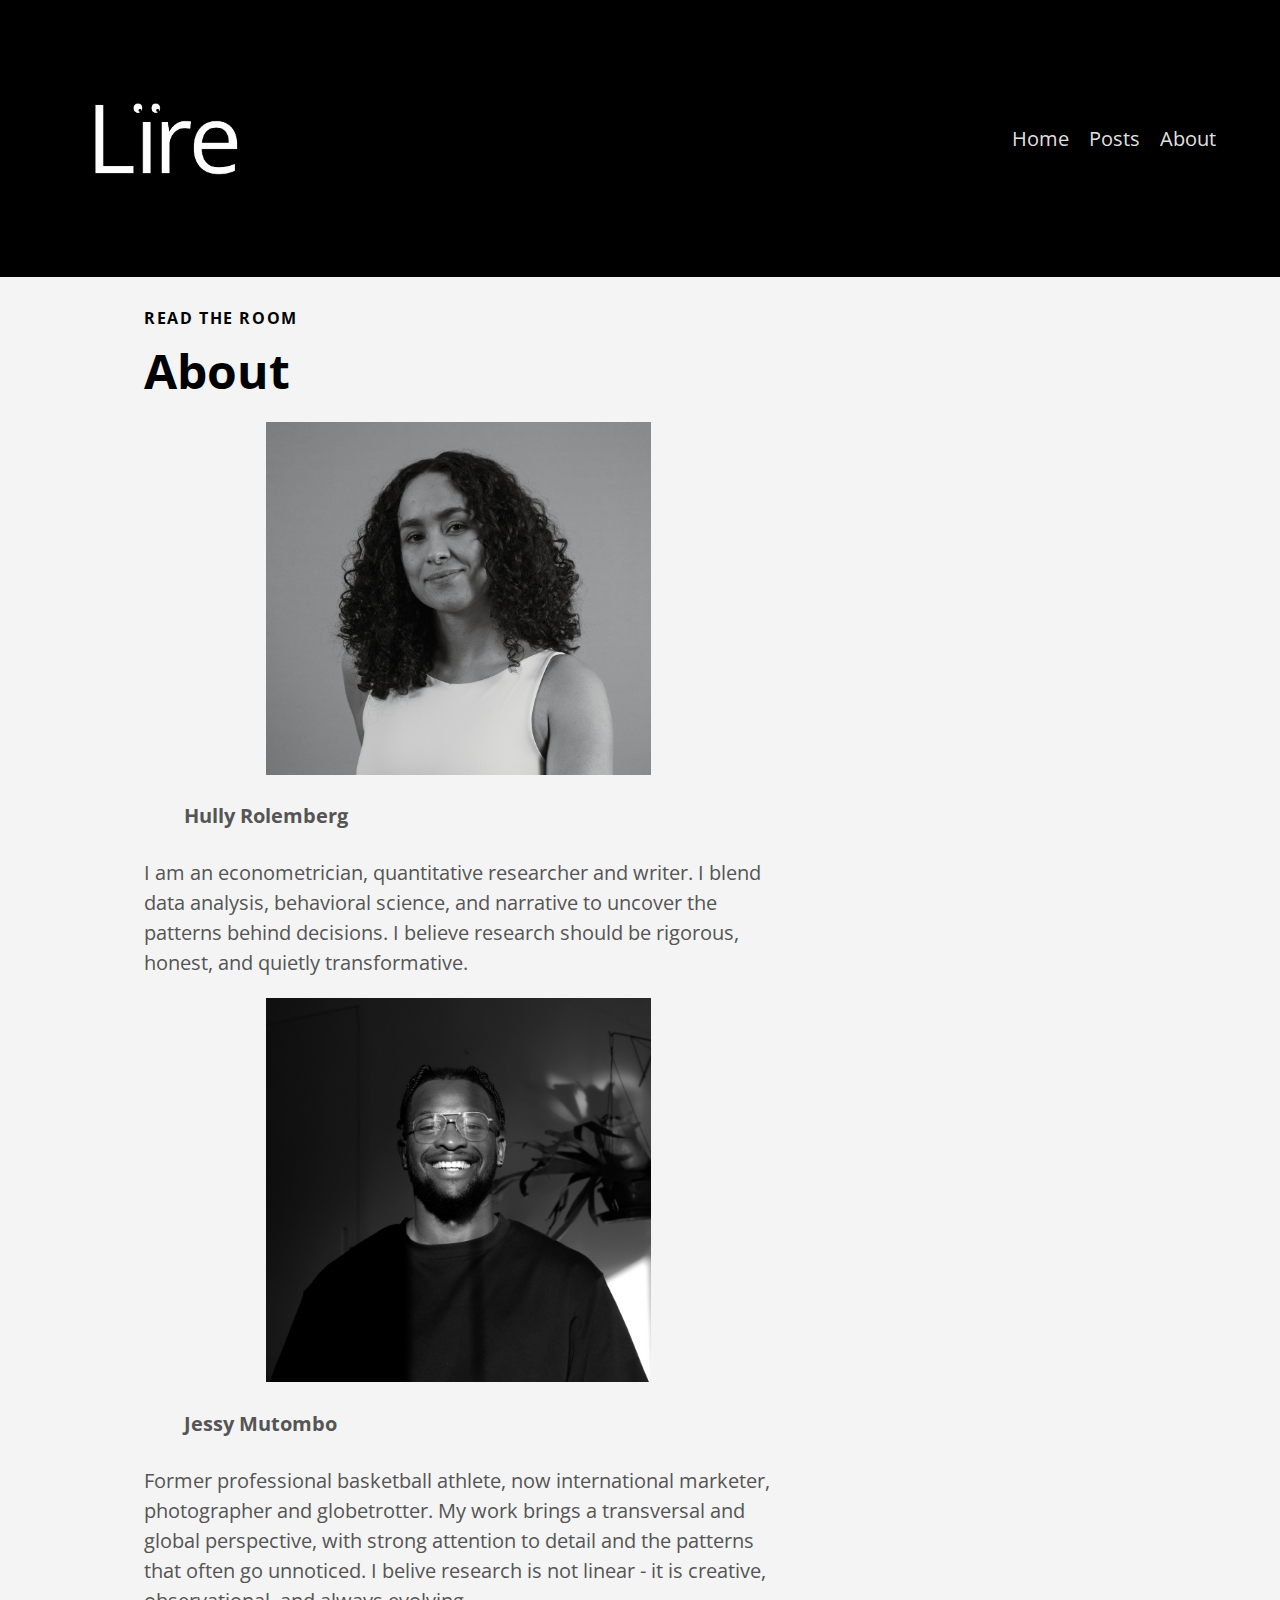
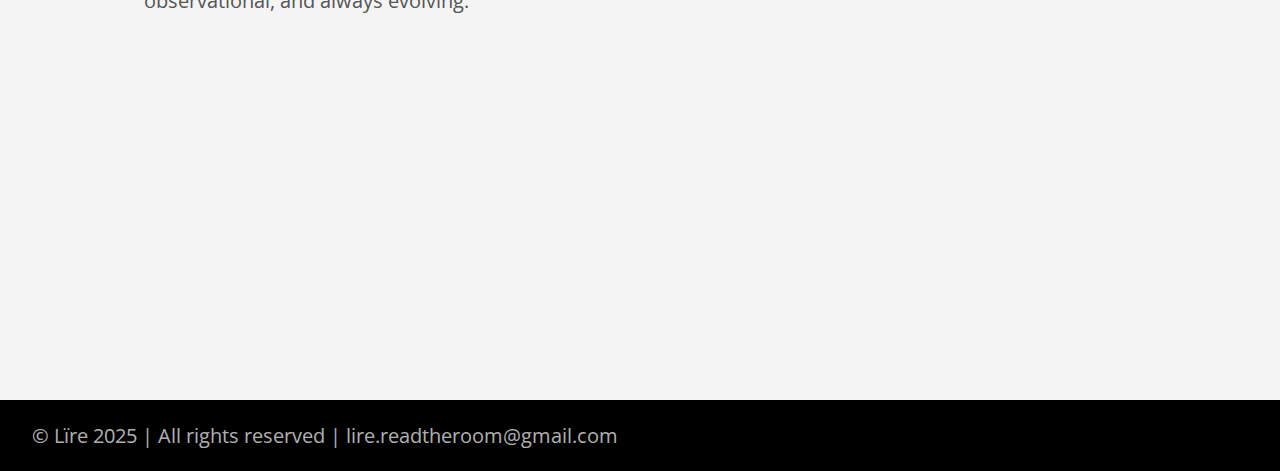
<file: about/index.html>
<!DOCTYPE html>
<html lang="en-us">
  <head>
    <meta charset="utf-8">
    <meta http-equiv="X-UA-Compatible" content="IE=edge,chrome=1">
    
    <title>About | Lïre</title>
    <meta name="viewport" content="width=device-width,minimum-scale=1">
    <meta name="description" content="
      Hully Rolemberg
    


I am an econometrician, quantitative researcher and writer. I blend data analysis, behavioral science, and narrative to uncover the patterns behind decisions. I believe research should be rigorous, honest, and quietly transformative.

      Jessy Mutombo
    


Former professional basketball athlete, now international marketer, photographer and globetrotter. My work brings a transversal and global perspective, with strong attention to detail and the patterns that often go unnoticed. I belive research is not linear - it is creative, observational, and always evolving.">
    <meta name="generator" content="Hugo 0.147.8">
    
    
    
      <meta name="robots" content="index, follow">
    
    

    
<link rel="stylesheet" href="/ananke/css/main.min.8d048772ae72ab11245a0e296d1f2a36d3e3dd376c6c867394d6cc659c68fc37.css" >




    


    
      

    

    

    
      <link rel="canonical" href="https://lire-readtheroom.github.io/about/">
    

    <meta property="og:url" content="https://lire-readtheroom.github.io/about/">
  <meta property="og:site_name" content="Lïre">
  <meta property="og:title" content="About">
  <meta property="og:description" content="Hully Rolemberg I am an econometrician, quantitative researcher and writer. I blend data analysis, behavioral science, and narrative to uncover the patterns behind decisions. I believe research should be rigorous, honest, and quietly transformative.
Jessy Mutombo Former professional basketball athlete, now international marketer, photographer and globetrotter. My work brings a transversal and global perspective, with strong attention to detail and the patterns that often go unnoticed. I belive research is not linear - it is creative, observational, and always evolving.">
  <meta property="og:locale" content="en_us">
  <meta property="og:type" content="article">

  <meta itemprop="name" content="About">
  <meta itemprop="description" content="Hully Rolemberg I am an econometrician, quantitative researcher and writer. I blend data analysis, behavioral science, and narrative to uncover the patterns behind decisions. I believe research should be rigorous, honest, and quietly transformative.
Jessy Mutombo Former professional basketball athlete, now international marketer, photographer and globetrotter. My work brings a transversal and global perspective, with strong attention to detail and the patterns that often go unnoticed. I belive research is not linear - it is creative, observational, and always evolving.">
  <meta itemprop="wordCount" content="80">
  <meta name="twitter:card" content="summary">
  <meta name="twitter:title" content="About">
  <meta name="twitter:description" content="Hully Rolemberg I am an econometrician, quantitative researcher and writer. I blend data analysis, behavioral science, and narrative to uncover the patterns behind decisions. I believe research should be rigorous, honest, and quietly transformative.
Jessy Mutombo Former professional basketball athlete, now international marketer, photographer and globetrotter. My work brings a transversal and global perspective, with strong attention to detail and the patterns that often go unnoticed. I belive research is not linear - it is creative, observational, and always evolving.">

      
    
	<link rel="stylesheet" href="/css/custom.css">
<link rel="icon" type="image/x-icon" href="/favicon.ico">
<link rel="icon" type="image/png" sizes="32x32" href="/favicon-32x32.png">
<link rel="icon" type="image/png" sizes="16x16" href="/favicon-16x16.png">
<link rel="apple-touch-icon" sizes="180x180" href="/apple-touch-icon.png"> 
  </head><body class="ma0 avenir bg-near-white production">

    
   
  

  <header>
    <div class="bg-black">
      <nav class="pv2 ph3 ph4-ns" role="navigation">
  <div class="flex-l center items-center justify-between">
    <a href="/" class="f3 fw2 hover-white white-90 dib no-underline">
      
        <img src="/images/wlogo.png" class="w100 mw5-ns" alt="Lïre" />
      
    </a>
    <div class="flex-l items-center">
      

      
        <ul class="pl0 mr3">
          
          <li class="list f5 f4-ns fw4 dib pr3">
            <a class="hover-white white-90 no-underline" href="/" title="Home page">
              Home
            </a>
          </li>
          
          <li class="list f5 f4-ns fw4 dib pr3">
            <a class="hover-white white-90 no-underline" href="/posts/" title="Posts page">
              Posts
            </a>
          </li>
          
          <li class="list f5 f4-ns fw4 dib pr3">
            <a class="hover-white white-90 no-underline" href="/about/" title="About page">
              About
            </a>
          </li>
          
        </ul>
      
      <div class="ananke-socials"></div>

    </div>
  </div>
</nav>

<style>
  .logo-wrapper {
    position: relative;
    display: inline-block;
  }
  
  .protected-logo {
    user-select: none;
    -webkit-user-select: none;
    -moz-user-select: none;
    -ms-user-select: none;
    pointer-events: none;
    -webkit-user-drag: none;
    -khtml-user-drag: none;
    -moz-user-drag: none;
    -o-user-drag: none;
    user-drag: none;
  }
  
  .logo-copyright-overlay {
    position: absolute;
    bottom: 2px;
    right: 2px;
    background: rgba(0, 0, 0, 0.8);
    color: white;
    padding: 1px 4px;
    border-radius: 2px;
    font-size: 8px;
    font-weight: bold;
    pointer-events: none;
    user-select: none;
    -webkit-user-select: none;
    -moz-user-select: none;
    -ms-user-select: none;
  }
  
  .copyright-text {
    font-family: 'Arial', sans-serif;
  }
</style> 
    </div>
  </header>



    <main class="pb7" role="main">
      
  
  
  <article class="flex-l mw8 center ph3 flex-wrap justify-between">
    <header class="mt4 w-100">
      <aside class="instapaper_ignoref b helvetica tracked ttu">
          
        Read The Room
      </aside><div id="sharing" class="mt3 ananke-socials"></div>
<h1 class="f1 athelas mt3 mb1">About</h1>
      
      
      

      
      
    </header>
    <div class="nested-copy-line-height lh-copy serif f4 nested-links mid-gray pr4-l w-two-thirds-l"><p><figure><img src="/images/profile_hully.jpg"><figcaption>
      <h4>Hully Rolemberg</h4>
    </figcaption>
</figure>

I am an econometrician, quantitative researcher and writer. I blend data analysis, behavioral science, and narrative to uncover the patterns behind decisions. I believe research should be rigorous, honest, and quietly transformative.</p>
<p><figure><img src="/images/profile_jessy.JPG"><figcaption>
      <h4>Jessy Mutombo</h4>
    </figcaption>
</figure>

Former professional basketball athlete, now international marketer, photographer and globetrotter. My work brings a transversal and global perspective, with strong attention to detail and the patterns that often go unnoticed. I belive research is not linear - it is creative, observational, and always evolving.</p>
<ul class="pa0">
  
</ul>
<div class="mt6 instapaper_ignoref">
      
      
      </div>
    </div>

    <aside class="w-30-l mt6-l">




</aside>

  </article>

    </main>
    <footer class="bg-black bottom-0 w-100 pa3" role="contentinfo">
  <div class="flex justify-between">
  <div class="f4 fw4 hover-white white-70 dn dib-ns pv2 ph3">
    <a class="no-underline white-70 hover-white" href="https://lire-readtheroom.github.io/" >
      &copy;  Lïre 2025 
    </a>
    <span class="white-70"> | </span>
    <span class="white-70">All rights reserved</span>
  </a>
    <span class="white-70"> | </span>
    <a class="no-underline white-70 hover-white" href="mailto:lire.readtheroom@gmail.com">
      lire.readtheroom@gmail.com
  </div>
    <div><div class="ananke-socials"></div>
</div>
  </div>
</footer> 
  </body>
</html>
</file>
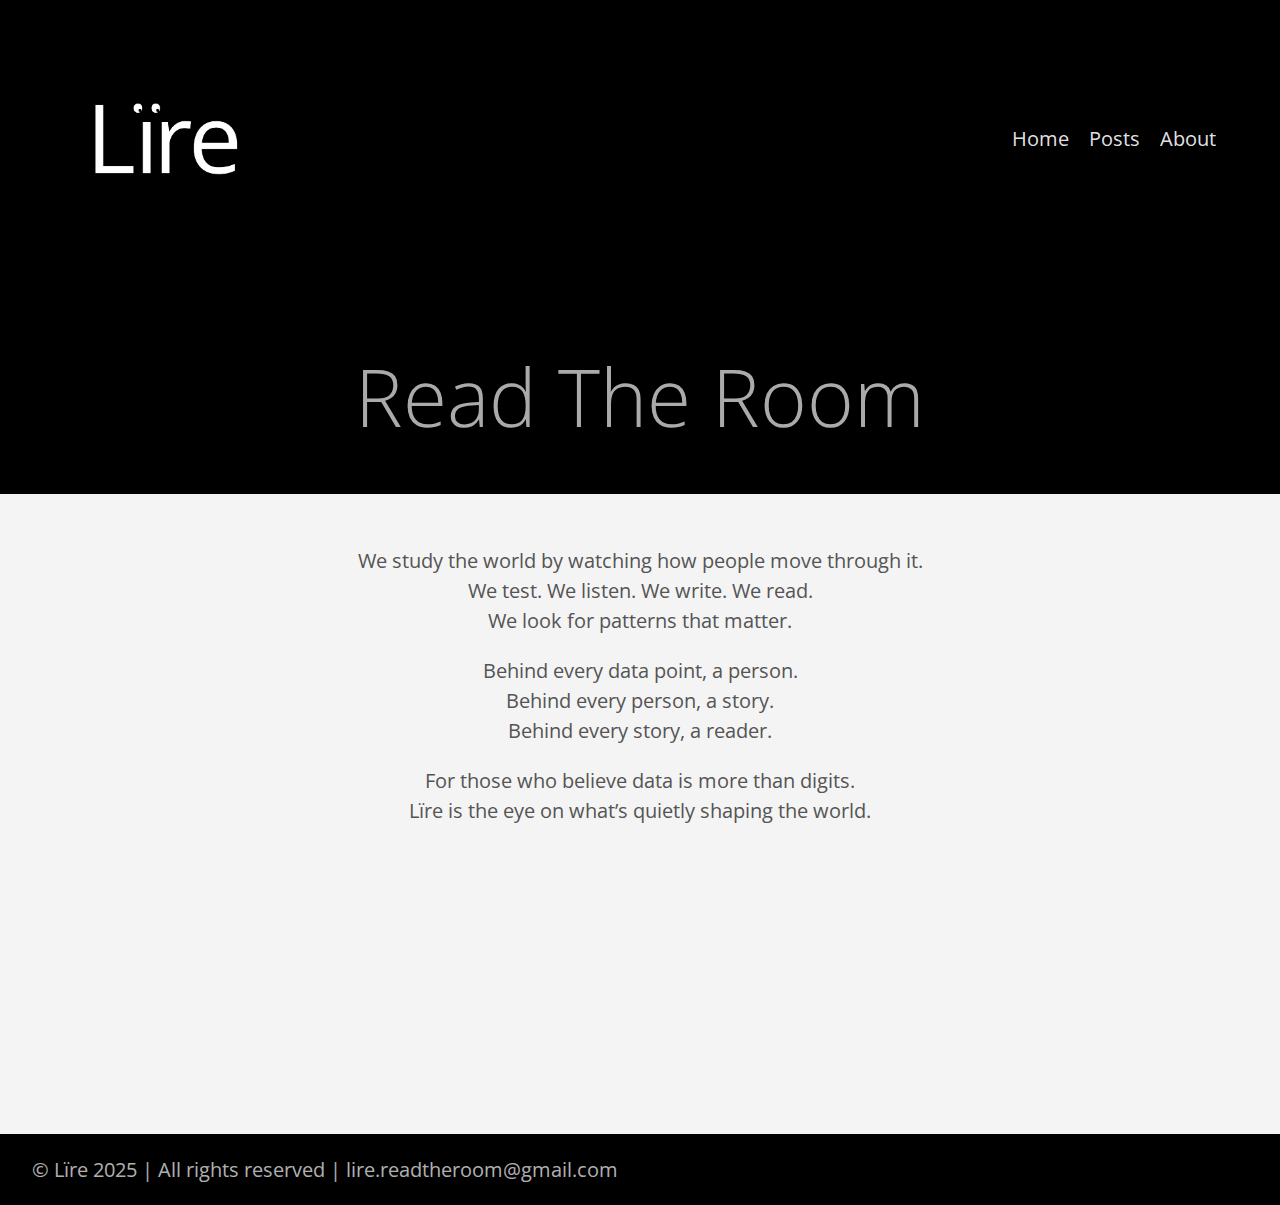
<file: public/index.html>
<!DOCTYPE html>
<html lang="en-us">
  <head>
    <meta charset="utf-8">
    <meta http-equiv="X-UA-Compatible" content="IE=edge,chrome=1">
    
    <title>Read The Room | Lïre</title>
    <meta name="viewport" content="width=device-width,minimum-scale=1">
    <meta name="description" content="Read the Room">
    <meta name="generator" content="Hugo 0.147.8">
    
    
    
      <meta name="robots" content="index, follow">
    
    

    
<link rel="stylesheet" href="/ananke/css/main.min.8d048772ae72ab11245a0e296d1f2a36d3e3dd376c6c867394d6cc659c68fc37.css" >




    


    
      

    

    
    
      <link href="/index.xml" rel="alternate" type="application/rss+xml" title="Lïre" />
      <link href="/index.xml" rel="feed" type="application/rss+xml" title="Lïre" />
      
    

    
      <link rel="canonical" href="https://lire-readtheroom.github.io/">
    

    <meta property="og:url" content="https://lire-readtheroom.github.io/">
  <meta property="og:site_name" content="Lïre">
  <meta property="og:title" content="Read The Room">
  <meta property="og:description" content="We study the world by watching how people move through it.
We test. We listen. We write. We read.
We look for patterns that matter.
Behind every data point, a person.
Behind every person, a story.
Behind every story, a reader.
For those who believe data is more than digits.
Lïre is the eye on what’s quietly shaping the world.">
  <meta property="og:locale" content="en_us">
  <meta property="og:type" content="website">

  <meta itemprop="name" content="Read The Room">
  <meta itemprop="description" content="We study the world by watching how people move through it.
We test. We listen. We write. We read.
We look for patterns that matter.
Behind every data point, a person.
Behind every person, a story.
Behind every story, a reader.
For those who believe data is more than digits.
Lïre is the eye on what’s quietly shaping the world.">
  <meta itemprop="datePublished" content="2025-01-01T00:00:00+00:00">
  <meta itemprop="dateModified" content="2025-01-01T00:00:00+00:00">
  <meta itemprop="wordCount" content="60">
  <meta name="twitter:card" content="summary">
  <meta name="twitter:title" content="Read The Room">
  <meta name="twitter:description" content="We study the world by watching how people move through it.
We test. We listen. We write. We read.
We look for patterns that matter.
Behind every data point, a person.
Behind every person, a story.
Behind every story, a reader.
For those who believe data is more than digits.
Lïre is the eye on what’s quietly shaping the world.">

      
    
	<link rel="stylesheet" href="/css/custom.css">
<link rel="icon" type="image/x-icon" href="/favicon.ico">
<link rel="icon" type="image/png" sizes="32x32" href="/favicon-32x32.png">
<link rel="icon" type="image/png" sizes="16x16" href="/favicon-16x16.png">
<link rel="apple-touch-icon" sizes="180x180" href="/apple-touch-icon.png"> 
  </head><body class="ma0 avenir bg-near-white production">

    

  <header>
    <div class="pb3-m pb4-l bg-black">
      <nav class="pv2 ph3 ph4-ns" role="navigation">
  <div class="flex-l center items-center justify-between">
    <a href="/" class="f3 fw2 hover-white white-90 dib no-underline">
      
        <img src="/images/wlogo.png" class="w100 mw5-ns" alt="Lïre" />
      
    </a>
    <div class="flex-l items-center">
      

      
        <ul class="pl0 mr3">
          
          <li class="list f5 f4-ns fw4 dib pr3">
            <a class="hover-white white-90 no-underline" href="/" title="Home page">
              Home
            </a>
          </li>
          
          <li class="list f5 f4-ns fw4 dib pr3">
            <a class="hover-white white-90 no-underline" href="/posts/" title="Posts page">
              Posts
            </a>
          </li>
          
          <li class="list f5 f4-ns fw4 dib pr3">
            <a class="hover-white white-90 no-underline" href="/about/" title="About page">
              About
            </a>
          </li>
          
        </ul>
      
      <div class="ananke-socials"></div>

    </div>
  </div>
</nav>

<style>
  .logo-wrapper {
    position: relative;
    display: inline-block;
  }
  
  .protected-logo {
    user-select: none;
    -webkit-user-select: none;
    -moz-user-select: none;
    -ms-user-select: none;
    pointer-events: none;
    -webkit-user-drag: none;
    -khtml-user-drag: none;
    -moz-user-drag: none;
    -o-user-drag: none;
    user-drag: none;
  }
  
  .logo-copyright-overlay {
    position: absolute;
    bottom: 2px;
    right: 2px;
    background: rgba(0, 0, 0, 0.8);
    color: white;
    padding: 1px 4px;
    border-radius: 2px;
    font-size: 8px;
    font-weight: bold;
    pointer-events: none;
    user-select: none;
    -webkit-user-select: none;
    -moz-user-select: none;
    -ms-user-select: none;
  }
  
  .copyright-text {
    font-family: 'Arial', sans-serif;
  }
</style> 
      <div class="tc-l pv3 ph3 ph4-ns">
        <h1 class="f2 f-subheadline-l fw2 light-silver mb0 lh-title">
          Read The Room
        </h1>
        
      </div>
    </div>
  </header>
 
    <main class="pb7" role="main">
      
  <article class="cf ph3 ph5-l pv3 pv4-l f4 tc-l center lh-copy nested-links mid-gray">
    
    
    <p>We study the world by watching how people move through it.<br>
We test. We listen. We write. We read.<br>
We look for patterns that matter.</p>
<p>Behind every data point, a person.<br>
Behind every person, a story.<br>
Behind every story, a reader.</p>
<p>For those who believe data is more than digits.<br>
Lïre is the eye on what&rsquo;s quietly shaping the world.</p>

  </article>

  
  
  
  
  

  

    </main>
    <footer class="bg-black bottom-0 w-100 pa3" role="contentinfo">
  <div class="flex justify-between">
  <div class="f4 fw4 hover-white white-70 dn dib-ns pv2 ph3">
    <a class="no-underline white-70 hover-white" href="https://lire-readtheroom.github.io/" >
      &copy;  Lïre 2025 
    </a>
    <span class="white-70"> | </span>
    <span class="white-70">All rights reserved</span>
  </a>
    <span class="white-70"> | </span>
    <a class="no-underline white-70 hover-white" href="mailto:lire.readtheroom@gmail.com">
      lire.readtheroom@gmail.com
  </div>
    <div><div class="ananke-socials"></div>
</div>
  </div>
</footer> 
  </body>
</html>
</file>
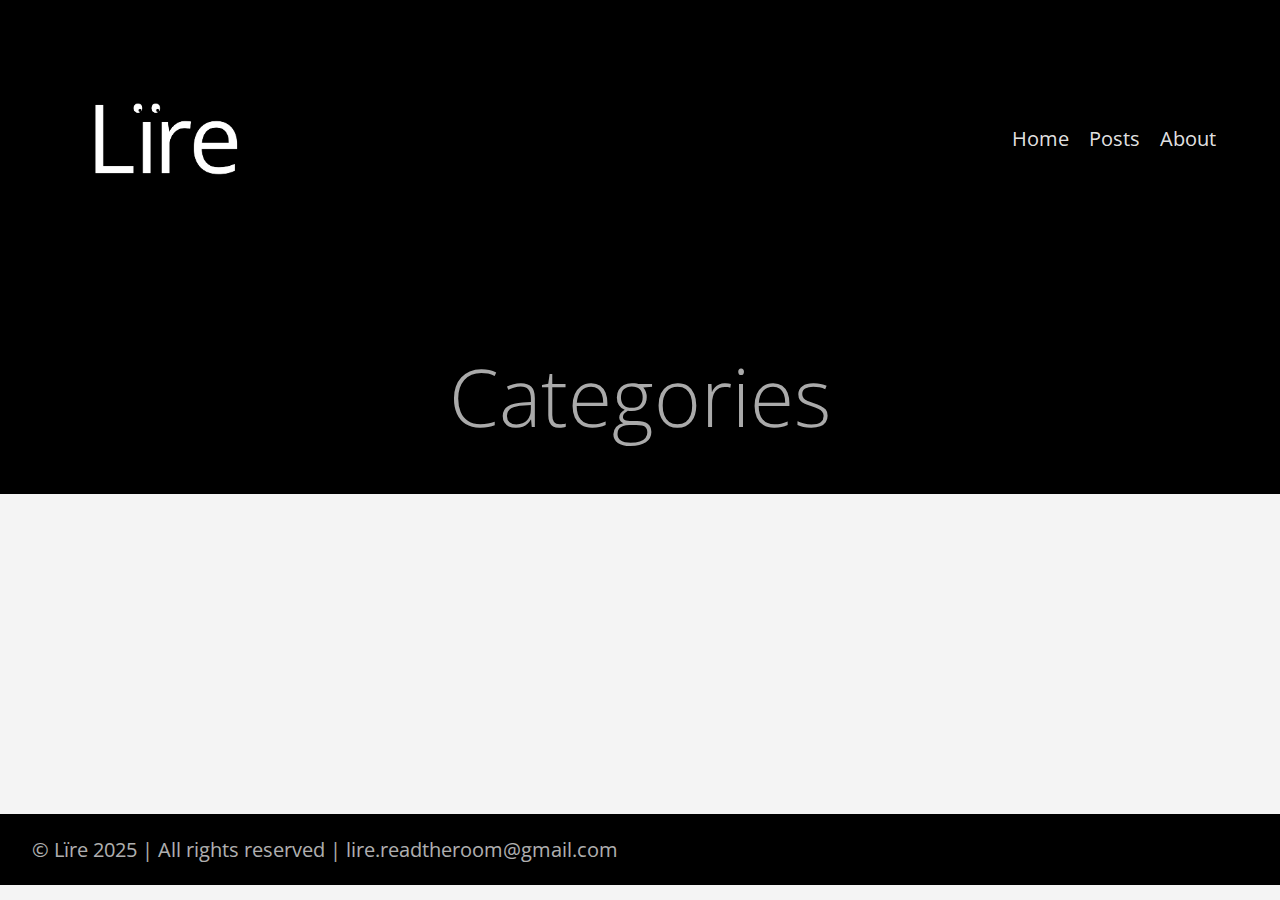
<file: public/categories/index.html>
<!DOCTYPE html>
<html lang="en-us">
  <head>
    <meta charset="utf-8">
    <meta http-equiv="X-UA-Compatible" content="IE=edge,chrome=1">
    
    <title>Lïre</title>
    <meta name="viewport" content="width=device-width,minimum-scale=1">
    <meta name="description" content="Read the Room">
    <meta name="generator" content="Hugo 0.147.8">
    
    
    
      <meta name="robots" content="index, follow">
    
    

    
<link rel="stylesheet" href="/ananke/css/main.min.8d048772ae72ab11245a0e296d1f2a36d3e3dd376c6c867394d6cc659c68fc37.css" >




    


    
      

    

    
    
      <link href="/categories/index.xml" rel="alternate" type="application/rss+xml" title="Lïre" />
      <link href="/categories/index.xml" rel="feed" type="application/rss+xml" title="Lïre" />
      
    

    
      <link rel="canonical" href="https://lire-readtheroom.github.io/categories/">
    

    <meta property="og:url" content="https://lire-readtheroom.github.io/categories/">
  <meta property="og:site_name" content="Lïre">
  <meta property="og:title" content="Categories">
  <meta property="og:description" content="Read the Room">
  <meta property="og:locale" content="en_us">
  <meta property="og:type" content="website">

  <meta itemprop="name" content="Categories">
  <meta itemprop="description" content="Read the Room">
  <meta name="twitter:card" content="summary">
  <meta name="twitter:title" content="Categories">
  <meta name="twitter:description" content="Read the Room">

      
    
	<link rel="stylesheet" href="/css/custom.css">
<link rel="icon" type="image/x-icon" href="/favicon.ico">
<link rel="icon" type="image/png" sizes="32x32" href="/favicon-32x32.png">
<link rel="icon" type="image/png" sizes="16x16" href="/favicon-16x16.png">
<link rel="apple-touch-icon" sizes="180x180" href="/apple-touch-icon.png"> 
  </head><body class="ma0 avenir bg-near-white production">

    

  <header>
    <div class="pb3-m pb4-l bg-black">
      <nav class="pv2 ph3 ph4-ns" role="navigation">
  <div class="flex-l center items-center justify-between">
    <a href="/" class="f3 fw2 hover-white white-90 dib no-underline">
      
        <img src="/images/wlogo.png" class="w100 mw5-ns" alt="Lïre" />
      
    </a>
    <div class="flex-l items-center">
      

      
        <ul class="pl0 mr3">
          
          <li class="list f5 f4-ns fw4 dib pr3">
            <a class="hover-white white-90 no-underline" href="/" title="Home page">
              Home
            </a>
          </li>
          
          <li class="list f5 f4-ns fw4 dib pr3">
            <a class="hover-white white-90 no-underline" href="/posts/" title="Posts page">
              Posts
            </a>
          </li>
          
          <li class="list f5 f4-ns fw4 dib pr3">
            <a class="hover-white white-90 no-underline" href="/about/" title="About page">
              About
            </a>
          </li>
          
        </ul>
      
      <div class="ananke-socials"></div>

    </div>
  </div>
</nav>

<style>
  .logo-wrapper {
    position: relative;
    display: inline-block;
  }
  
  .protected-logo {
    user-select: none;
    -webkit-user-select: none;
    -moz-user-select: none;
    -ms-user-select: none;
    pointer-events: none;
    -webkit-user-drag: none;
    -khtml-user-drag: none;
    -moz-user-drag: none;
    -o-user-drag: none;
    user-drag: none;
  }
  
  .logo-copyright-overlay {
    position: absolute;
    bottom: 2px;
    right: 2px;
    background: rgba(0, 0, 0, 0.8);
    color: white;
    padding: 1px 4px;
    border-radius: 2px;
    font-size: 8px;
    font-weight: bold;
    pointer-events: none;
    user-select: none;
    -webkit-user-select: none;
    -moz-user-select: none;
    -ms-user-select: none;
  }
  
  .copyright-text {
    font-family: 'Arial', sans-serif;
  }
</style> 
      <div class="tc-l pv3 ph3 ph4-ns">
        <h1 class="f2 f-subheadline-l fw2 light-silver mb0 lh-title">
          Categories
        </h1>
        
      </div>
    </div>
  </header>
 
    <main class="pb7" role="main">
      
    
  <article class="cf pa3 pa4-m pa4-l">
    <div class="measure-wide-l center f4 lh-copy nested-copy-line-height nested-links mid-gray">
      
    </div>
  </article>
  <div class="mw8 center">
    <section class="ph4">
      
    </section>
  </div>

    </main>
    <footer class="bg-black bottom-0 w-100 pa3" role="contentinfo">
  <div class="flex justify-between">
  <div class="f4 fw4 hover-white white-70 dn dib-ns pv2 ph3">
    <a class="no-underline white-70 hover-white" href="https://lire-readtheroom.github.io/" >
      &copy;  Lïre 2025 
    </a>
    <span class="white-70"> | </span>
    <span class="white-70">All rights reserved</span>
  </a>
    <span class="white-70"> | </span>
    <a class="no-underline white-70 hover-white" href="mailto:lire.readtheroom@gmail.com">
      lire.readtheroom@gmail.com
  </div>
    <div><div class="ananke-socials"></div>
</div>
  </div>
</footer> 
  </body>
</html>
</file>
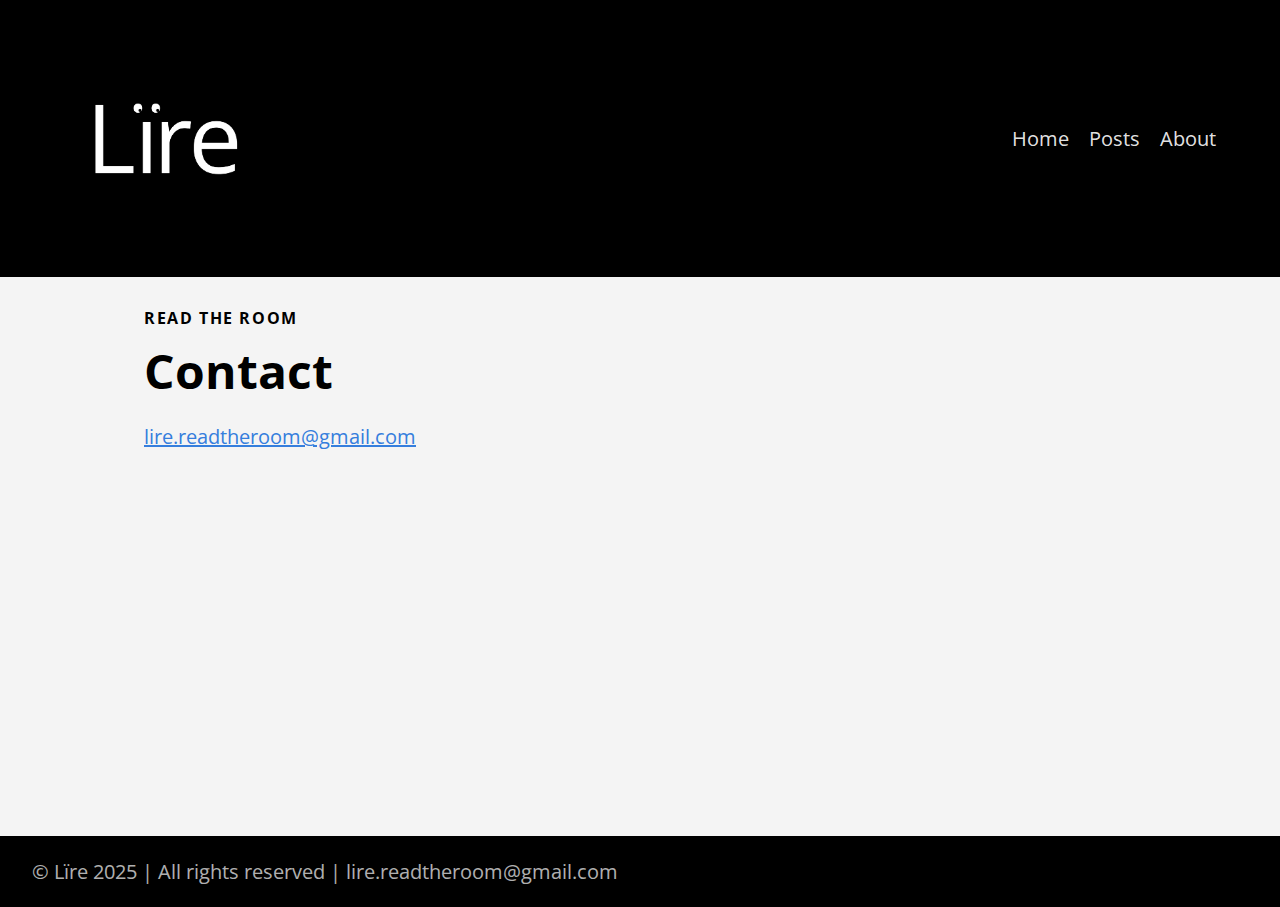
<file: public/contact/index.html>
<!DOCTYPE html>
<html lang="en-us">
  <head>
    <meta charset="utf-8">
    <meta http-equiv="X-UA-Compatible" content="IE=edge,chrome=1">
    
    <title>Contact | Lïre</title>
    <meta name="viewport" content="width=device-width,minimum-scale=1">
    <meta name="description" content="lire.readtheroom@gmail.com">
    <meta name="generator" content="Hugo 0.147.8">
    
    
    
      <meta name="robots" content="index, follow">
    
    

    
<link rel="stylesheet" href="/ananke/css/main.min.8d048772ae72ab11245a0e296d1f2a36d3e3dd376c6c867394d6cc659c68fc37.css" >




    


    
      

    

    

    
      <link rel="canonical" href="https://lire-readtheroom.github.io/contact/">
    

    <meta property="og:url" content="https://lire-readtheroom.github.io/contact/">
  <meta property="og:site_name" content="Lïre">
  <meta property="og:title" content="Contact">
  <meta property="og:description" content="lire.readtheroom@gmail.com">
  <meta property="og:locale" content="en_us">
  <meta property="og:type" content="article">

  <meta itemprop="name" content="Contact">
  <meta itemprop="description" content="lire.readtheroom@gmail.com">
  <meta itemprop="wordCount" content="1">
  <meta name="twitter:card" content="summary">
  <meta name="twitter:title" content="Contact">
  <meta name="twitter:description" content="lire.readtheroom@gmail.com">

      
    
	<link rel="stylesheet" href="/css/custom.css">
<link rel="icon" type="image/x-icon" href="/favicon.ico">
<link rel="icon" type="image/png" sizes="32x32" href="/favicon-32x32.png">
<link rel="icon" type="image/png" sizes="16x16" href="/favicon-16x16.png">
<link rel="apple-touch-icon" sizes="180x180" href="/apple-touch-icon.png"> 
  </head><body class="ma0 avenir bg-near-white production">

    
   
  

  <header>
    <div class="bg-black">
      <nav class="pv2 ph3 ph4-ns" role="navigation">
  <div class="flex-l center items-center justify-between">
    <a href="/" class="f3 fw2 hover-white white-90 dib no-underline">
      
        <img src="/images/wlogo.png" class="w100 mw5-ns" alt="Lïre" />
      
    </a>
    <div class="flex-l items-center">
      

      
        <ul class="pl0 mr3">
          
          <li class="list f5 f4-ns fw4 dib pr3">
            <a class="hover-white white-90 no-underline" href="/" title="Home page">
              Home
            </a>
          </li>
          
          <li class="list f5 f4-ns fw4 dib pr3">
            <a class="hover-white white-90 no-underline" href="/posts/" title="Posts page">
              Posts
            </a>
          </li>
          
          <li class="list f5 f4-ns fw4 dib pr3">
            <a class="hover-white white-90 no-underline" href="/about/" title="About page">
              About
            </a>
          </li>
          
        </ul>
      
      <div class="ananke-socials"></div>

    </div>
  </div>
</nav>

<style>
  .logo-wrapper {
    position: relative;
    display: inline-block;
  }
  
  .protected-logo {
    user-select: none;
    -webkit-user-select: none;
    -moz-user-select: none;
    -ms-user-select: none;
    pointer-events: none;
    -webkit-user-drag: none;
    -khtml-user-drag: none;
    -moz-user-drag: none;
    -o-user-drag: none;
    user-drag: none;
  }
  
  .logo-copyright-overlay {
    position: absolute;
    bottom: 2px;
    right: 2px;
    background: rgba(0, 0, 0, 0.8);
    color: white;
    padding: 1px 4px;
    border-radius: 2px;
    font-size: 8px;
    font-weight: bold;
    pointer-events: none;
    user-select: none;
    -webkit-user-select: none;
    -moz-user-select: none;
    -ms-user-select: none;
  }
  
  .copyright-text {
    font-family: 'Arial', sans-serif;
  }
</style> 
    </div>
  </header>



    <main class="pb7" role="main">
      
  
  
  <article class="flex-l mw8 center ph3 flex-wrap justify-between">
    <header class="mt4 w-100">
      <aside class="instapaper_ignoref b helvetica tracked ttu">
          
        Read The Room
      </aside><div id="sharing" class="mt3 ananke-socials"></div>
<h1 class="f1 athelas mt3 mb1">Contact</h1>
      
      
      

      
      
    </header>
    <div class="nested-copy-line-height lh-copy serif f4 nested-links mid-gray pr4-l w-two-thirds-l"><p><a href="mailto:lire.readtheroom@gmail.com">lire.readtheroom@gmail.com</a></p>
<ul class="pa0">
  
</ul>
<div class="mt6 instapaper_ignoref">
      
      
      </div>
    </div>

    <aside class="w-30-l mt6-l">




</aside>

  </article>

    </main>
    <footer class="bg-black bottom-0 w-100 pa3" role="contentinfo">
  <div class="flex justify-between">
  <div class="f4 fw4 hover-white white-70 dn dib-ns pv2 ph3">
    <a class="no-underline white-70 hover-white" href="https://lire-readtheroom.github.io/" >
      &copy;  Lïre 2025 
    </a>
    <span class="white-70"> | </span>
    <span class="white-70">All rights reserved</span>
  </a>
    <span class="white-70"> | </span>
    <a class="no-underline white-70 hover-white" href="mailto:lire.readtheroom@gmail.com">
      lire.readtheroom@gmail.com
  </div>
    <div><div class="ananke-socials"></div>
</div>
  </div>
</footer> 
  </body>
</html>
</file>
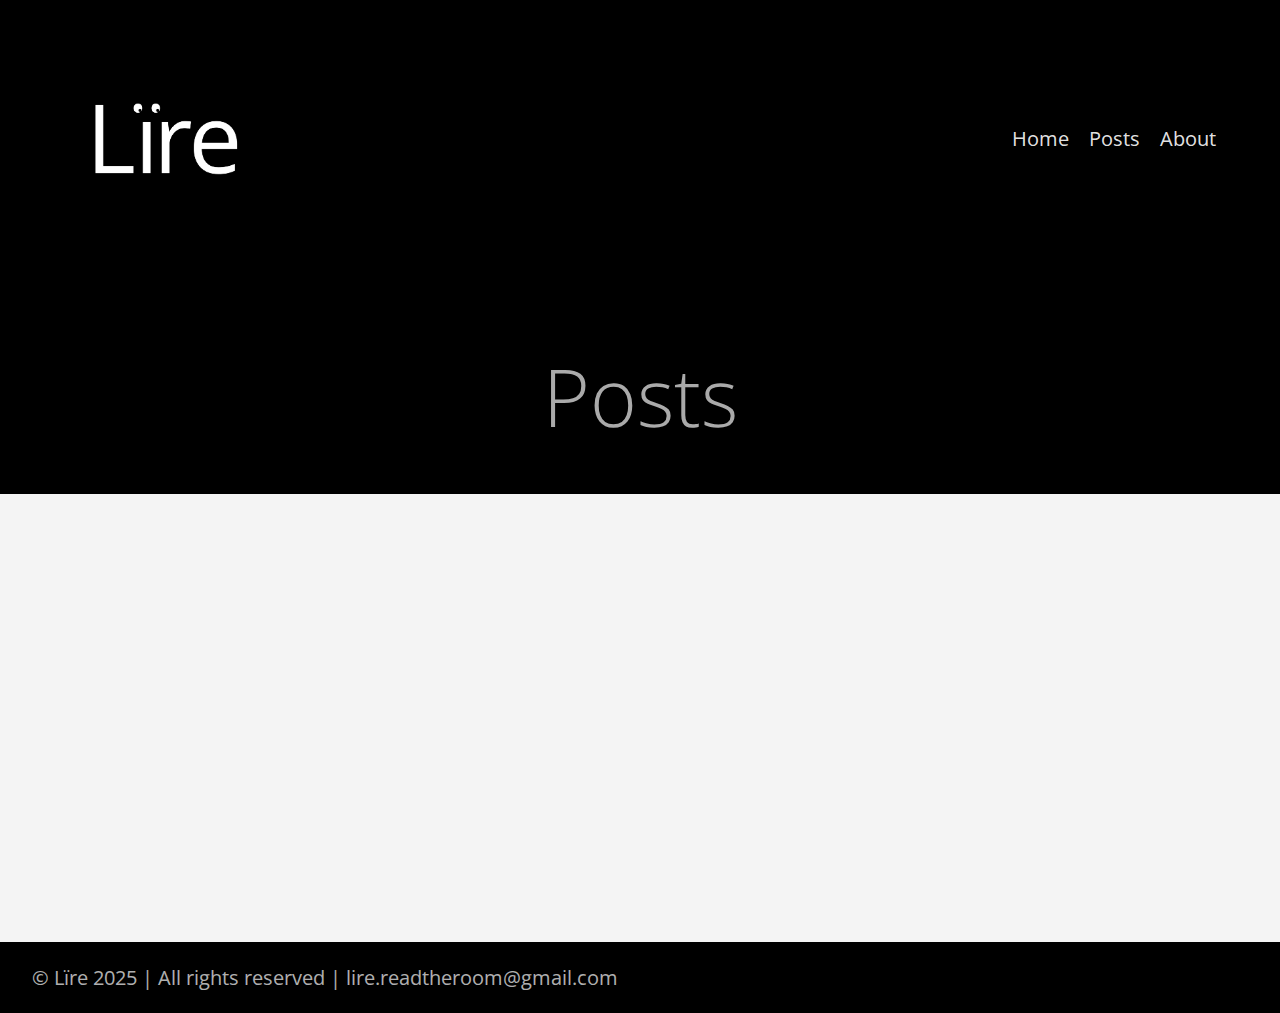
<file: public/posts/index.html>
<!DOCTYPE html>
<html lang="en-us">
  <head>
    <meta charset="utf-8">
    <meta http-equiv="X-UA-Compatible" content="IE=edge,chrome=1">
    
    <title>Posts | Lïre</title>
    <meta name="viewport" content="width=device-width,minimum-scale=1">
    <meta name="description" content="Read the Room">
    <meta name="generator" content="Hugo 0.147.8">
    
    
    
      <meta name="robots" content="index, follow">
    
    

    
<link rel="stylesheet" href="/ananke/css/main.min.8d048772ae72ab11245a0e296d1f2a36d3e3dd376c6c867394d6cc659c68fc37.css" >




    


    
      

    

    
    
      <link href="/posts/index.xml" rel="alternate" type="application/rss+xml" title="Lïre" />
      <link href="/posts/index.xml" rel="feed" type="application/rss+xml" title="Lïre" />
      
    

    
      <link rel="canonical" href="https://lire-readtheroom.github.io/posts/">
    

    <meta property="og:url" content="https://lire-readtheroom.github.io/posts/">
  <meta property="og:site_name" content="Lïre">
  <meta property="og:title" content="Posts">
  <meta property="og:description" content="Read the Room">
  <meta property="og:locale" content="en_us">
  <meta property="og:type" content="website">

  <meta itemprop="name" content="Posts">
  <meta itemprop="description" content="Read the Room">
  <meta name="twitter:card" content="summary">
  <meta name="twitter:title" content="Posts">
  <meta name="twitter:description" content="Read the Room">

      
    
	<link rel="stylesheet" href="/css/custom.css">
<link rel="icon" type="image/x-icon" href="/favicon.ico">
<link rel="icon" type="image/png" sizes="32x32" href="/favicon-32x32.png">
<link rel="icon" type="image/png" sizes="16x16" href="/favicon-16x16.png">
<link rel="apple-touch-icon" sizes="180x180" href="/apple-touch-icon.png"> 
  </head><body class="ma0 avenir bg-near-white production">

    

  <header>
    <div class="pb3-m pb4-l bg-black">
      <nav class="pv2 ph3 ph4-ns" role="navigation">
  <div class="flex-l center items-center justify-between">
    <a href="/" class="f3 fw2 hover-white white-90 dib no-underline">
      
        <img src="/images/wlogo.png" class="w100 mw5-ns" alt="Lïre" />
      
    </a>
    <div class="flex-l items-center">
      

      
        <ul class="pl0 mr3">
          
          <li class="list f5 f4-ns fw4 dib pr3">
            <a class="hover-white white-90 no-underline" href="/" title="Home page">
              Home
            </a>
          </li>
          
          <li class="list f5 f4-ns fw4 dib pr3">
            <a class="hover-white white-90 no-underline" href="/posts/" title="Posts page">
              Posts
            </a>
          </li>
          
          <li class="list f5 f4-ns fw4 dib pr3">
            <a class="hover-white white-90 no-underline" href="/about/" title="About page">
              About
            </a>
          </li>
          
        </ul>
      
      <div class="ananke-socials"></div>

    </div>
  </div>
</nav>

<style>
  .logo-wrapper {
    position: relative;
    display: inline-block;
  }
  
  .protected-logo {
    user-select: none;
    -webkit-user-select: none;
    -moz-user-select: none;
    -ms-user-select: none;
    pointer-events: none;
    -webkit-user-drag: none;
    -khtml-user-drag: none;
    -moz-user-drag: none;
    -o-user-drag: none;
    user-drag: none;
  }
  
  .logo-copyright-overlay {
    position: absolute;
    bottom: 2px;
    right: 2px;
    background: rgba(0, 0, 0, 0.8);
    color: white;
    padding: 1px 4px;
    border-radius: 2px;
    font-size: 8px;
    font-weight: bold;
    pointer-events: none;
    user-select: none;
    -webkit-user-select: none;
    -moz-user-select: none;
    -ms-user-select: none;
  }
  
  .copyright-text {
    font-family: 'Arial', sans-serif;
  }
</style> 
      <div class="tc-l pv3 ph3 ph4-ns">
        <h1 class="f2 f-subheadline-l fw2 light-silver mb0 lh-title">
          Posts
        </h1>
        
      </div>
    </div>
  </header>
 
    <main class="pb7" role="main">
      
  <article class="pa3 pa4-ns nested-copy-line-height">
    <section class="cf ph3 ph5-l pv3 pv4-l f4 tc-l center measure-wide lh-copy nested-links mid-gray"></section>
    <section class="flex-ns mt5 flex-wrap justify-around">
      
    </section></article>

    </main>
    <footer class="bg-black bottom-0 w-100 pa3" role="contentinfo">
  <div class="flex justify-between">
  <div class="f4 fw4 hover-white white-70 dn dib-ns pv2 ph3">
    <a class="no-underline white-70 hover-white" href="https://lire-readtheroom.github.io/" >
      &copy;  Lïre 2025 
    </a>
    <span class="white-70"> | </span>
    <span class="white-70">All rights reserved</span>
  </a>
    <span class="white-70"> | </span>
    <a class="no-underline white-70 hover-white" href="mailto:lire.readtheroom@gmail.com">
      lire.readtheroom@gmail.com
  </div>
    <div><div class="ananke-socials"></div>
</div>
  </div>
</footer> 
  </body>
</html>
</file>
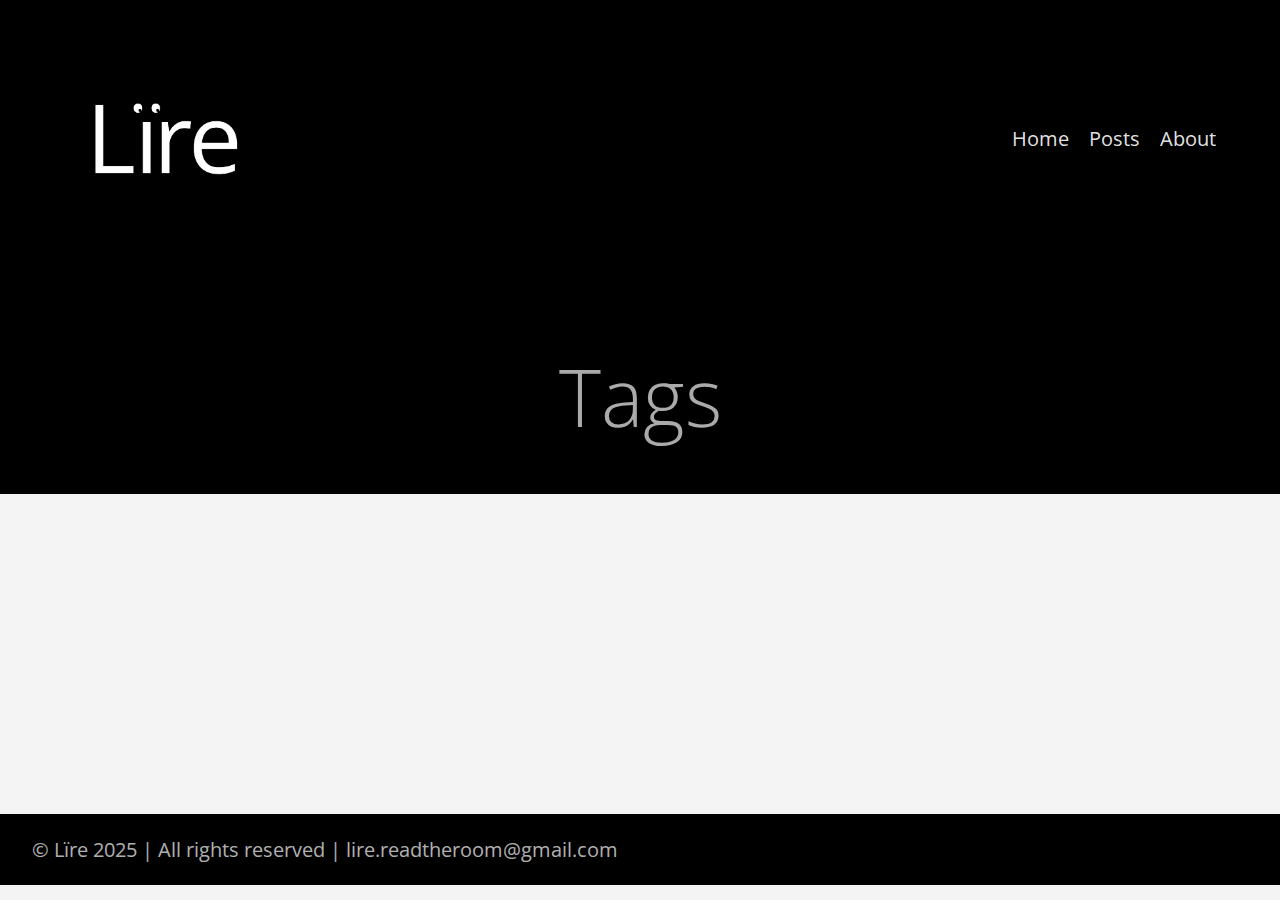
<file: public/tags/index.html>
<!DOCTYPE html>
<html lang="en-us">
  <head>
    <meta charset="utf-8">
    <meta http-equiv="X-UA-Compatible" content="IE=edge,chrome=1">
    
    <title>Lïre</title>
    <meta name="viewport" content="width=device-width,minimum-scale=1">
    <meta name="description" content="Read the Room">
    <meta name="generator" content="Hugo 0.147.8">
    
    
    
      <meta name="robots" content="index, follow">
    
    

    
<link rel="stylesheet" href="/ananke/css/main.min.8d048772ae72ab11245a0e296d1f2a36d3e3dd376c6c867394d6cc659c68fc37.css" >




    


    
      

    

    
    
      <link href="/tags/index.xml" rel="alternate" type="application/rss+xml" title="Lïre" />
      <link href="/tags/index.xml" rel="feed" type="application/rss+xml" title="Lïre" />
      
    

    
      <link rel="canonical" href="https://lire-readtheroom.github.io/tags/">
    

    <meta property="og:url" content="https://lire-readtheroom.github.io/tags/">
  <meta property="og:site_name" content="Lïre">
  <meta property="og:title" content="Tags">
  <meta property="og:description" content="Read the Room">
  <meta property="og:locale" content="en_us">
  <meta property="og:type" content="website">

  <meta itemprop="name" content="Tags">
  <meta itemprop="description" content="Read the Room">
  <meta name="twitter:card" content="summary">
  <meta name="twitter:title" content="Tags">
  <meta name="twitter:description" content="Read the Room">

      
    
	<link rel="stylesheet" href="/css/custom.css">
<link rel="icon" type="image/x-icon" href="/favicon.ico">
<link rel="icon" type="image/png" sizes="32x32" href="/favicon-32x32.png">
<link rel="icon" type="image/png" sizes="16x16" href="/favicon-16x16.png">
<link rel="apple-touch-icon" sizes="180x180" href="/apple-touch-icon.png"> 
  </head><body class="ma0 avenir bg-near-white production">

    

  <header>
    <div class="pb3-m pb4-l bg-black">
      <nav class="pv2 ph3 ph4-ns" role="navigation">
  <div class="flex-l center items-center justify-between">
    <a href="/" class="f3 fw2 hover-white white-90 dib no-underline">
      
        <img src="/images/wlogo.png" class="w100 mw5-ns" alt="Lïre" />
      
    </a>
    <div class="flex-l items-center">
      

      
        <ul class="pl0 mr3">
          
          <li class="list f5 f4-ns fw4 dib pr3">
            <a class="hover-white white-90 no-underline" href="/" title="Home page">
              Home
            </a>
          </li>
          
          <li class="list f5 f4-ns fw4 dib pr3">
            <a class="hover-white white-90 no-underline" href="/posts/" title="Posts page">
              Posts
            </a>
          </li>
          
          <li class="list f5 f4-ns fw4 dib pr3">
            <a class="hover-white white-90 no-underline" href="/about/" title="About page">
              About
            </a>
          </li>
          
        </ul>
      
      <div class="ananke-socials"></div>

    </div>
  </div>
</nav>

<style>
  .logo-wrapper {
    position: relative;
    display: inline-block;
  }
  
  .protected-logo {
    user-select: none;
    -webkit-user-select: none;
    -moz-user-select: none;
    -ms-user-select: none;
    pointer-events: none;
    -webkit-user-drag: none;
    -khtml-user-drag: none;
    -moz-user-drag: none;
    -o-user-drag: none;
    user-drag: none;
  }
  
  .logo-copyright-overlay {
    position: absolute;
    bottom: 2px;
    right: 2px;
    background: rgba(0, 0, 0, 0.8);
    color: white;
    padding: 1px 4px;
    border-radius: 2px;
    font-size: 8px;
    font-weight: bold;
    pointer-events: none;
    user-select: none;
    -webkit-user-select: none;
    -moz-user-select: none;
    -ms-user-select: none;
  }
  
  .copyright-text {
    font-family: 'Arial', sans-serif;
  }
</style> 
      <div class="tc-l pv3 ph3 ph4-ns">
        <h1 class="f2 f-subheadline-l fw2 light-silver mb0 lh-title">
          Tags
        </h1>
        
      </div>
    </div>
  </header>
 
    <main class="pb7" role="main">
      
    
  <article class="cf pa3 pa4-m pa4-l">
    <div class="measure-wide-l center f4 lh-copy nested-copy-line-height nested-links mid-gray">
      
    </div>
  </article>
  <div class="mw8 center">
    <section class="ph4">
      
    </section>
  </div>

    </main>
    <footer class="bg-black bottom-0 w-100 pa3" role="contentinfo">
  <div class="flex justify-between">
  <div class="f4 fw4 hover-white white-70 dn dib-ns pv2 ph3">
    <a class="no-underline white-70 hover-white" href="https://lire-readtheroom.github.io/" >
      &copy;  Lïre 2025 
    </a>
    <span class="white-70"> | </span>
    <span class="white-70">All rights reserved</span>
  </a>
    <span class="white-70"> | </span>
    <a class="no-underline white-70 hover-white" href="mailto:lire.readtheroom@gmail.com">
      lire.readtheroom@gmail.com
  </div>
    <div><div class="ananke-socials"></div>
</div>
  </div>
</footer> 
  </body>
</html>
</file>
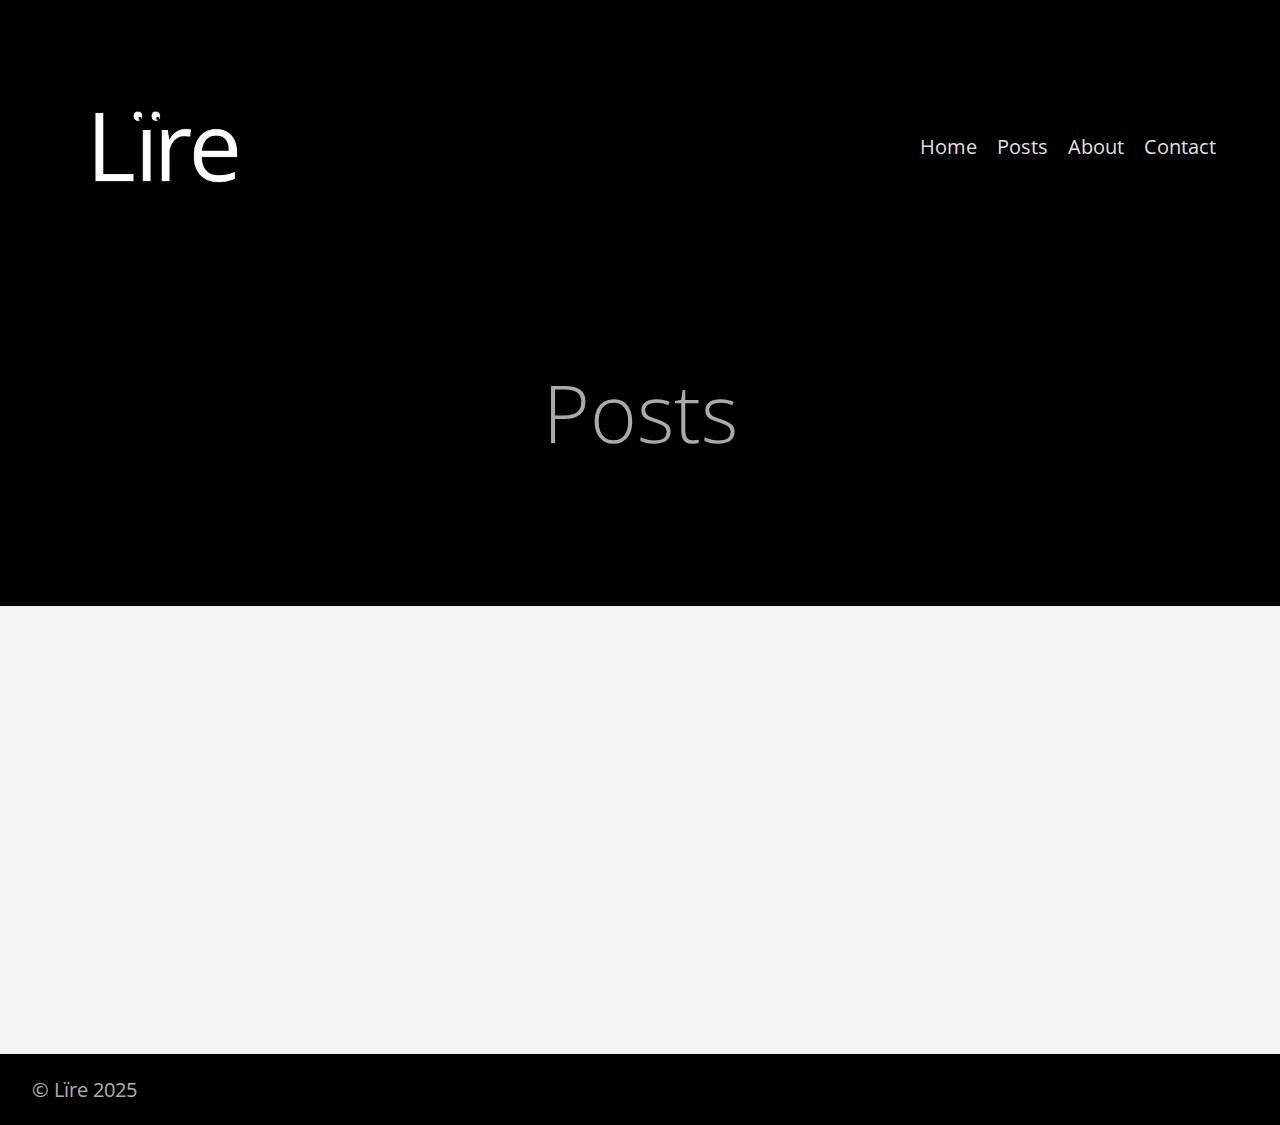
<file: public/posts/page/1/index.html>
<!DOCTYPE html>
<html lang="en-us">
  <head>
    <title>https://lire-readtheroom.github.io/posts/</title>
    <link rel="canonical" href="https://lire-readtheroom.github.io/posts/">
    <meta name="robots" content="noindex">
    <meta charset="utf-8">
    <meta http-equiv="refresh" content="0; url=https://lire-readtheroom.github.io/posts/">
  </head>
</html>
</file>
<file: css/custom.css>
/* Import Open Sans from Google Fonts */
@import url('https://fonts.googleapis.com/css2?family=Open+Sans:ital,wght@0,300;0,400;0,500;0,600;0,700;0,800;1,300;1,400;1,500;1,600;1,700;1,800&display=swap');

/* Apply Open Sans to all elements */
* {
  font-family: 'Open Sans', sans-serif !important;
}

body {
  font-family: 'Open Sans', sans-serif !important;
}

/* Ensure headings also use Open Sans */
h1, h2, h3, h4, h5, h6 {
  font-family: 'Open Sans', sans-serif !important;
}

/* Make profile pictures 70% of their current size */
figure img {
  width: 70% !important;
  height: auto !important;
  display: block !important;
  margin: 0 auto !important;
}
</file>
